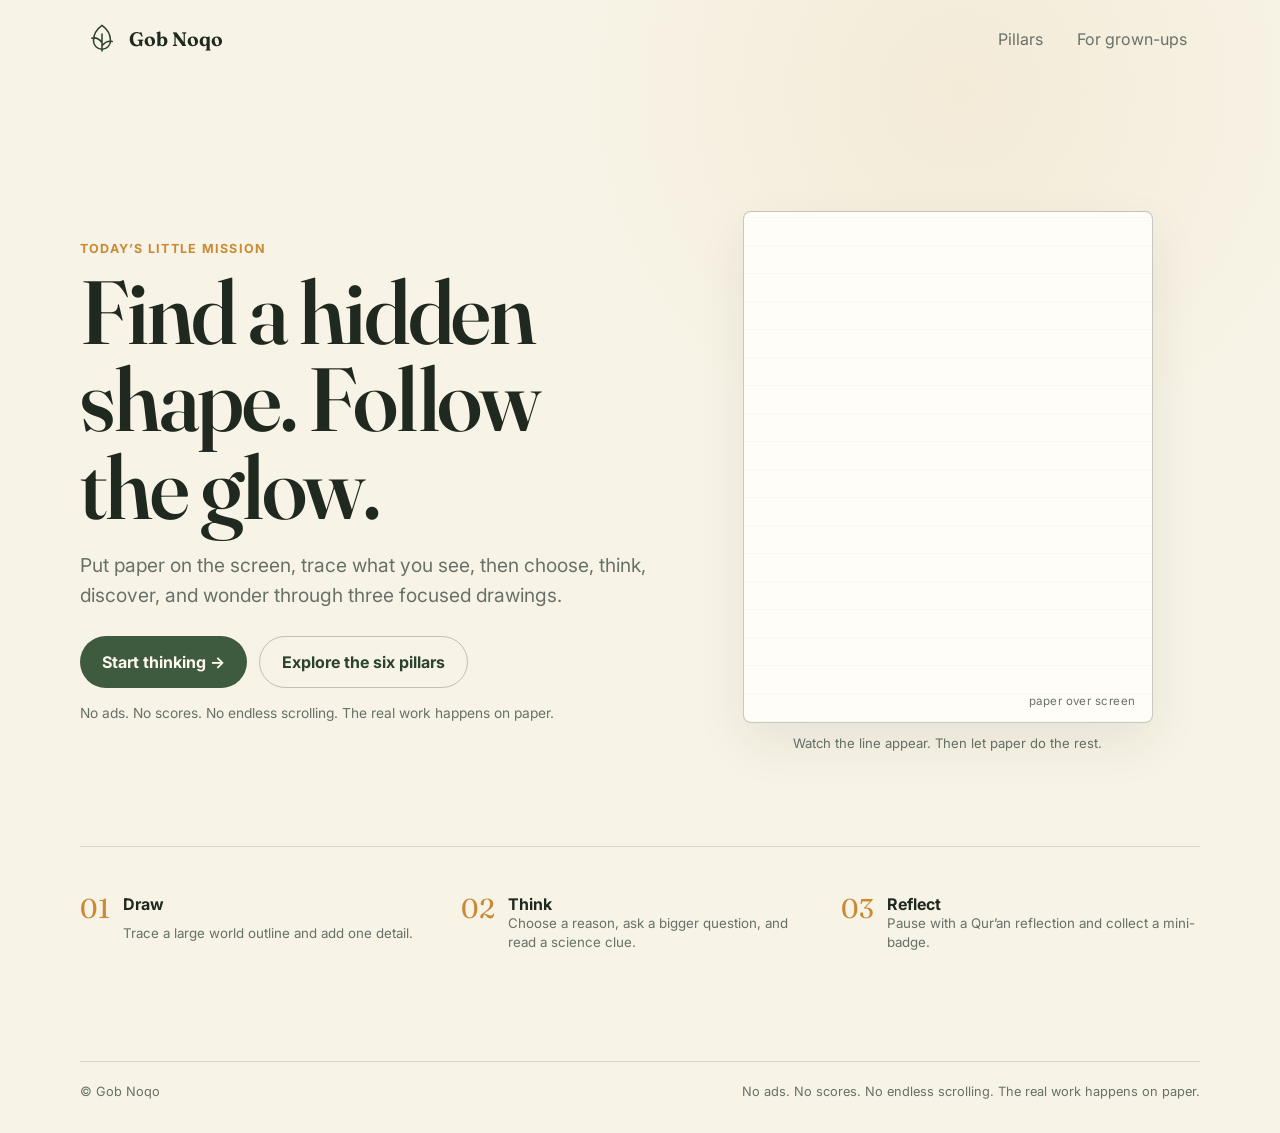
<file: index.html>
<!doctype html>
<html lang="en">
  <head>
    <meta charset="utf-8">
    <meta name="viewport" content="width=device-width, initial-scale=1">
    <meta name="theme-color" content="#f7f3e6">
    <meta name="description" content="Gob Noqo is a calm screen-to-paper thinking garden for children aged 6–12.">
    <title>Gob Noqo | A Screen-to-Paper Thinking Garden</title>
    <link rel="preconnect" href="https://fonts.googleapis.com">
    <link rel="preconnect" href="https://fonts.gstatic.com" crossorigin>
    <link href="https://fonts.googleapis.com/css2?family=Fraunces:opsz,wght@9..144,440;9..144,560;9..144,650&family=Inter:wght@400;500;600;700&display=swap" rel="stylesheet">
    <link rel="stylesheet" href="styles.css?v=20260712">
  </head>
  <body>
    <a class="skip-link" href="#app">Skip to activities</a>
    <div class="shell">
      <header class="topbar" aria-label="Gob Noqo navigation">
        <button class="brand" id="homeButton" type="button" aria-label="Go to the Gob Noqo home page">
          <svg class="brand-mark" viewBox="0 0 40 40" aria-hidden="true">
            <path d="M20 4c-7 5-10 11-10 18a10 10 0 0 0 20 0c0-7-3-13-10-18z"></path>
            <path d="M20 14v20M20 24c-4-5-8-6-12-5M20 28c4-5 8-6 12-5"></path>
          </svg>
          <span>Gob Noqo</span>
        </button>
        <nav class="top-nav" aria-label="Main links">
          <button id="pillarsButton" type="button">Pillars</button>
          <button id="aboutButton" type="button">For grown-ups</button>
        </nav>
      </header>

      <main id="app" tabindex="-1"></main>

      <footer class="footer">
        <span>© Gob Noqo</span>
        <span>No ads. No scores. No endless scrolling. The real work happens on paper.</span>
      </footer>
    </div>
    <script src="app.js?v=20260712"></script>
  </body>
</html>
</file>
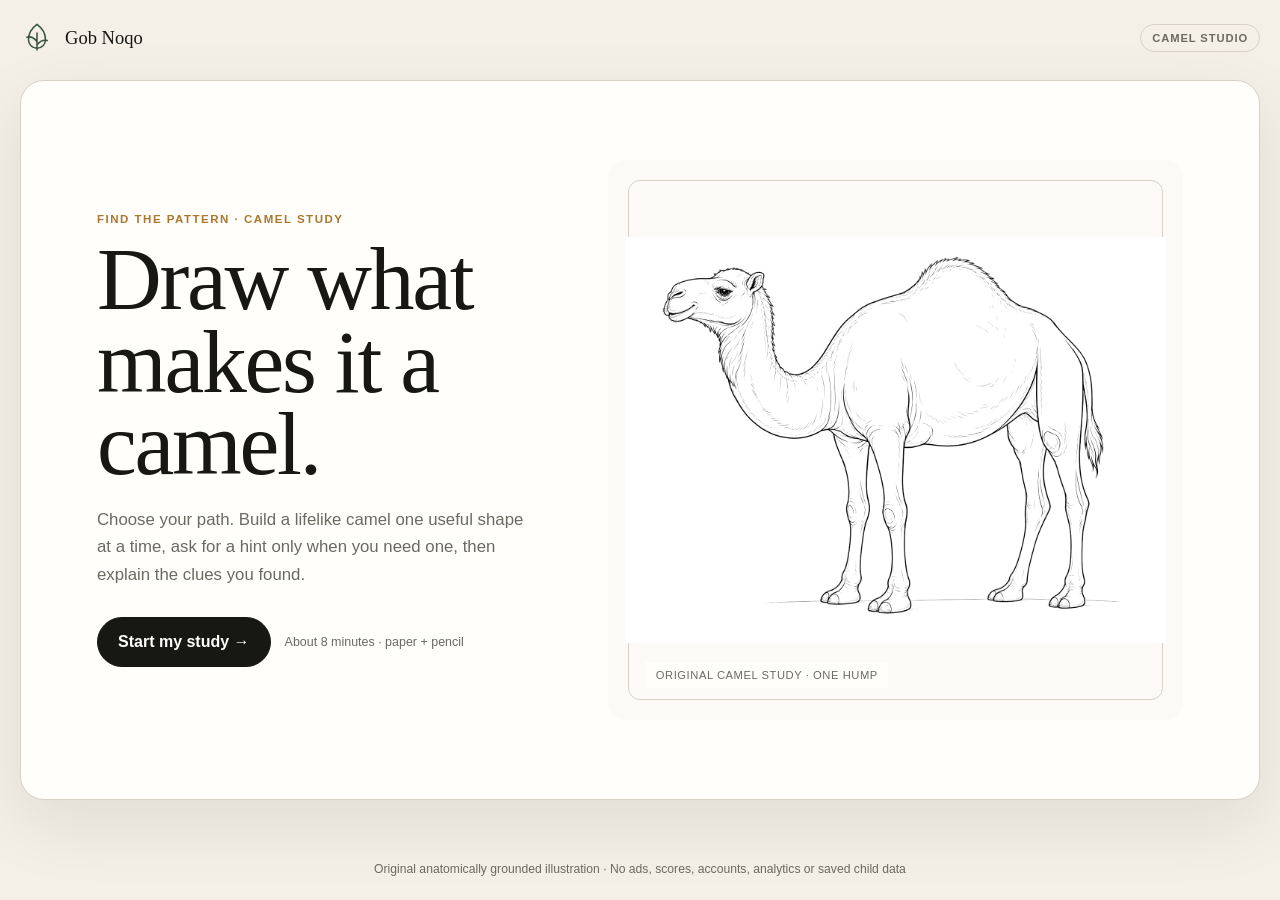
<file: camel-studio.html>
<!doctype html>
<html lang="en">
<head>
  <meta charset="utf-8">
  <meta name="viewport" content="width=device-width, initial-scale=1">
  <meta name="description" content="Gob Noqo Camel Studio: a realistic guided camel drawing with child-led science, reasoning and Qur’an reflection.">
  <title>Gob Noqo · Camel Studio</title>
  <style>
    :root{
      --paper:#f4f0e7;--sheet:#fffefa;--ink:#171713;--soft:#6c6961;
      --rule:#d8d2c6;--sand:#aa772d;--sand-soft:#f2e8d6;--shadow:0 24px 70px rgba(29,25,19,.09)
    }
    *{box-sizing:border-box}
    html{background:var(--paper);scroll-behavior:smooth}
    body{margin:0;min-height:100vh;color:var(--ink);background:var(--paper);font-family:Inter,ui-sans-serif,-apple-system,BlinkMacSystemFont,"Segoe UI",sans-serif}
    button,textarea{font:inherit;color:inherit}
    button{cursor:pointer}
    button:focus-visible,textarea:focus-visible{outline:3px solid var(--sand);outline-offset:3px}
    .app{width:min(1240px,calc(100% - 28px));margin:auto}
    header{min-height:76px;display:flex;align-items:center;justify-content:space-between;gap:16px}
    .brand{display:flex;align-items:center;gap:11px;color:inherit;font-family:Georgia,serif;font-size:1.16rem;text-decoration:none}
    .brand-mark{width:34px;height:34px;fill:none;stroke:#38533d;stroke-width:1.8;stroke-linecap:round;stroke-linejoin:round}
    .prototype{padding:7px 11px;border:1px solid var(--rule);border-radius:999px;color:var(--soft);font-size:.7rem;font-weight:750;letter-spacing:.08em;text-transform:uppercase}
    main{padding:4px 0 44px}
    .cover,.studio,.finish{min-height:720px;border:1px solid var(--rule);border-radius:24px;background:var(--sheet);box-shadow:var(--shadow)}
    .cover{padding:clamp(26px,6vw,76px);display:grid;grid-template-columns:.86fr 1.14fr;gap:clamp(28px,6vw,78px);align-items:center}
    .kicker{margin:0 0 13px;color:var(--sand);font-size:.72rem;font-weight:800;letter-spacing:.13em;text-transform:uppercase}
    h1,h2{margin:0;font-family:Georgia,serif;font-weight:500;letter-spacing:-.025em}
    h1{max-width:11ch;font-size:clamp(3.1rem,7vw,6.4rem);line-height:.92}
    h2{font-size:clamp(2rem,4vw,3.4rem);line-height:1}
    .lead{max-width:49ch;margin:20px 0 28px;color:var(--soft);font-size:1.05rem;line-height:1.65}
    .cover-actions{display:flex;align-items:center;flex-wrap:wrap;gap:14px}
    .primary,.quiet,.hint-button{min-height:50px;padding:0 20px;border-radius:999px;font-weight:750}
    .primary{border:1px solid var(--ink);background:var(--ink);color:white}
    .quiet{border:1px solid var(--rule);background:transparent}
    .note{color:var(--soft);font-size:.78rem}
    .portrait{position:relative;min-height:560px;display:grid;place-items:center;overflow:hidden;border-radius:18px;background:#fbfaf6}
    .portrait::before{content:"";position:absolute;inset:20px;border:1px solid var(--rule);border-radius:12px}
    .portrait img{position:relative;width:94%;max-height:560px;object-fit:contain;filter:contrast(1.06)}
    .camel *{vector-effect:non-scaling-stroke}
    .camel .outline,.camel .detail,.camel .ground{fill:none;stroke:var(--ink);stroke-linecap:round;stroke-linejoin:round}
    .camel .outline{stroke-width:3.2}
    .camel .detail{stroke-width:1.6}
    .camel .ground{stroke:var(--sand);stroke-width:1.5}
    .portrait-caption{position:absolute;left:38px;bottom:32px;padding:7px 10px;background:rgba(255,254,250,.92);color:var(--soft);font-size:.7rem;letter-spacing:.05em;text-transform:uppercase}
    .studio{display:none;grid-template-columns:238px minmax(0,1fr);overflow:hidden}
    .studio.active{display:grid}
    .rail{padding:28px 18px;border-right:1px solid var(--rule);background:#faf8f2}
    .rail .small{color:var(--sand);font-size:.68rem;font-weight:800;letter-spacing:.1em;text-transform:uppercase}
    .rail h2{margin:7px 0 8px;font-size:1.75rem}
    .rail p{margin:0;color:var(--soft);font-size:.86rem;line-height:1.45}
    .tasks{margin-top:26px;display:grid;gap:7px}
    .task{min-height:61px;padding:10px 9px;display:grid;grid-template-columns:34px 1fr 18px;align-items:center;gap:8px;border:1px solid transparent;border-radius:12px;background:transparent;text-align:left}
    .task .number{width:32px;height:32px;display:grid;place-items:center;border:1px solid var(--rule);border-radius:50%;font-size:.75rem;font-weight:800}
    .task strong{display:block;font-size:.88rem}.task small{color:var(--soft)}
    .task .check{opacity:0}.task.done .check{opacity:1}.task.current{border-color:var(--rule);background:var(--sheet)}
    .mode{margin-top:28px;padding-top:18px;border-top:1px solid var(--rule)}
    .mode label{display:block;margin-bottom:8px;color:var(--soft);font-size:.68rem;font-weight:800;letter-spacing:.08em;text-transform:uppercase}
    .mode-buttons{display:grid;grid-template-columns:repeat(3,1fr);gap:5px}
    .mode-buttons button{min-height:38px;padding:4px;border:1px solid var(--rule);border-radius:9px;background:transparent;font-size:.7rem;font-weight:750}
    .mode-buttons button.active{border-color:var(--ink);background:var(--ink);color:white}
    .page{position:relative;min-width:0;padding:clamp(24px,4.5vw,56px)}
    .page-section{display:none;min-height:610px}.page-section.active{display:flex;flex-direction:column;animation:enter .22s ease}
    @keyframes enter{from{opacity:0;transform:translateY(4px)}}
    .page-head{display:flex;justify-content:space-between;align-items:flex-start;gap:16px;margin-bottom:20px}
    .page-head h2{margin-bottom:9px}.page-head p{max-width:58ch;margin:0;color:var(--soft);line-height:1.55}
    .page-label{white-space:nowrap;padding:7px 10px;border:1px solid var(--rule);border-radius:999px;color:var(--soft);font-size:.7rem;font-weight:750}
    .drawing-grid{display:grid;grid-template-columns:minmax(0,1.35fr) minmax(250px,.65fr);gap:16px;flex:1}
    .lightbox{position:relative;min-height:465px;display:grid;place-items:center;overflow:hidden;border:1px solid var(--rule);border-radius:15px;background:#fff}
    .camel-reference{width:100%;height:100%;object-fit:contain;filter:contrast(1.08);transition:opacity .2s ease}
    .landmarks{position:absolute;inset:0;width:100%;height:100%;pointer-events:none}
    .landmarks [data-landmark]{opacity:0;transition:opacity .2s ease}
    .landmarks [data-landmark].now{opacity:1}
    .landmarks ellipse,.landmarks path{fill:none;stroke:var(--sand);stroke-width:5;stroke-dasharray:14 12;vector-effect:non-scaling-stroke}
    .lightbox.free .landmarks{opacity:0}.lightbox.guide-hidden .camel-reference{opacity:.06}
    .toolstrip{position:absolute;right:10px;bottom:10px;display:flex;gap:6px}
    .toolstrip button{min-height:36px;padding:0 10px;border:1px solid var(--rule);border-radius:999px;background:rgba(255,254,250,.94);font-size:.69rem;font-weight:750}
    .coach{padding:21px;display:flex;flex-direction:column;border:1px solid var(--rule);border-radius:15px;background:#faf8f2}
    .step-count{color:var(--sand);font-size:.68rem;font-weight:800;letter-spacing:.1em;text-transform:uppercase}
    .coach h3{margin:9px 0 8px;font-family:Georgia,serif;font-size:1.55rem;font-weight:500}
    .coach-copy{margin:0;color:var(--soft);line-height:1.52}
    .hint-button{width:100%;margin-top:17px;border:1px solid var(--rule);background:transparent;text-align:left}
    .hint{display:none;margin-top:8px;padding:13px;border-left:2px solid var(--sand);background:var(--sand-soft);font-size:.86rem;line-height:1.45}
    .hint.open{display:block}.hint strong{display:block;margin-bottom:3px}
    .step-nav{margin-top:auto;display:grid;grid-template-columns:1fr 1fr;gap:7px;padding-top:18px}
    .step-nav button{min-height:44px;border:1px solid var(--rule);border-radius:10px;background:var(--sheet);font-weight:750}
    .step-nav .next{border-color:var(--ink);background:var(--ink);color:white}
    .stamp{width:min(100%,420px);min-height:50px;margin:16px auto 0;border:1px solid var(--ink);border-radius:999px;background:var(--ink);color:white;font-weight:750}
    .stamp.done{background:var(--sand);border-color:var(--sand)}
    .feature-grid{display:grid;grid-template-columns:repeat(2,1fr);gap:10px;margin:8px 0 22px}
    .feature,.answer{padding:16px;border:1px solid var(--rule);border-radius:13px;background:transparent;text-align:left}
    .feature{min-height:98px}.feature b{display:block;margin-bottom:5px;font-family:Georgia,serif;font-size:1.18rem;font-weight:500}.feature span{color:var(--soft);font-size:.88rem;line-height:1.4}
    .feature.selected{border-color:var(--sand);background:var(--sand-soft)}
    .prompt{padding:17px;border-left:2px solid var(--sand);background:#faf8f2;line-height:1.5}
    textarea{width:100%;min-height:105px;margin:10px 0 16px;padding:14px;border:1px solid var(--rule);border-radius:12px;background:#fff;resize:vertical}
    .answers{display:grid;gap:8px;margin:10px 0 16px}.answer.correct{border-color:var(--ink);background:#efeee9}.answer.wrong{opacity:.52}
    .feedback{display:none;padding:15px;border-left:2px solid var(--ink);background:#efeee9;line-height:1.5}.feedback.show{display:block}
    .science{display:grid;grid-template-columns:1fr 1fr;gap:12px;margin:8px 0 22px}
    .science article{padding:20px;border:1px solid var(--rule);border-radius:13px}.science span{color:var(--sand);font-size:.68rem;font-weight:800;letter-spacing:.1em;text-transform:uppercase}.science p{margin:8px 0 0;line-height:1.55}
    .quran{padding:24px;border:1px solid var(--rule);border-radius:13px;background:#faf8f2;text-align:center}.quran span{color:var(--sand);font-size:.68rem;font-weight:800;letter-spacing:.1em;text-transform:uppercase}.quran p{max-width:38ch;margin:12px auto 7px;font-family:Georgia,serif;font-size:1.3rem;line-height:1.45}.quran .arabic{max-width:none;margin:14px auto 8px;font-family:"Geeza Pro","Noto Naskh Arabic",serif;font-size:clamp(1.75rem,4vw,2.5rem);line-height:1.65;direction:rtl}.quran .translation{margin-top:4px;font-family:Georgia,serif;font-size:1.12rem}.quran .meaning{display:block;margin:0 auto 14px;color:var(--soft);font-size:.72rem;letter-spacing:0;text-transform:none}
    .finish{display:none;padding:clamp(30px,8vw,90px);place-items:center;text-align:center}.finish.active{display:grid}.finish h1{margin:auto}.finish .lead{margin-inline:auto}.seal{width:100px;height:100px;margin:0 auto 22px;display:grid;place-items:center;border:1px solid var(--ink);border-radius:50%;font-size:2.6rem}
    footer{padding:18px;color:var(--soft);font-size:.76rem;text-align:center}
    @media(max-width:900px){.cover{grid-template-columns:1fr}.portrait{min-height:430px;order:-1}.studio.active{grid-template-columns:1fr}.rail{border-right:0;border-bottom:1px solid var(--rule)}.rail p,.mode{display:none}.tasks{grid-template-columns:repeat(4,1fr);margin-top:16px}.task{grid-template-columns:1fr;justify-items:center;text-align:center}.task small,.task .check{display:none}.drawing-grid{grid-template-columns:1fr}.lightbox{min-height:390px}}
    @media(max-width:560px){.app{width:min(100% - 16px,1240px)}header{min-height:62px}.prototype{display:none}.cover,.studio,.finish{border-radius:17px}.cover{padding:24px 16px}.portrait{min-height:330px}.portrait::before{inset:10px}.portrait-caption{left:22px;bottom:18px}h1{font-size:3.2rem}.tasks{grid-template-columns:repeat(2,1fr)}.page{padding:25px 14px}.page-head{display:block}.page-label{display:inline-block;margin-bottom:12px}.feature-grid,.science{grid-template-columns:1fr}.lightbox{min-height:310px}.coach{padding:17px}}
    @media(prefers-reduced-motion:reduce){.page-section.active{animation:none}.camel-reference,.landmarks [data-landmark]{transition:none}}
    @media print{header,.rail,.page-head,.coach,.toolstrip,.stamp,footer{display:none!important}.studio,.studio.active{display:block!important;border:0;box-shadow:none}.page{padding:0}.page-section{display:none!important}.page-section#draw{display:block!important}.drawing-grid{display:block}.lightbox{min-height:95vh;border:0}.landmarks{display:none}.camel-reference{opacity:1!important}}
  </style>
</head>
<body>
  <div class="app">
    <header><a class="brand" href="index.html#home" aria-label="Return to Gob Noqo home"><svg class="brand-mark" viewBox="0 0 40 40" aria-hidden="true"><path d="M20 4c-7 5-10 11-10 18a10 10 0 0 0 20 0c0-7-3-13-10-18z"></path><path d="M20 14v20M20 24c-4-5-8-6-12-5M20 28c4-5 8-6 12-5"></path></svg><span>Gob Noqo</span></a><span class="prototype">Camel Studio</span></header>
    <main>
      <section class="cover" id="cover">
        <div>
          <p class="kicker">Find the Pattern · Camel study</p>
          <h1>Draw what makes it a camel.</h1>
          <p class="lead">Choose your path. Build a lifelike camel one useful shape at a time, ask for a hint only when you need one, then explain the clues you found.</p>
          <div class="cover-actions"><button class="primary" id="start" type="button">Start my study →</button><span class="note">About 8 minutes · paper + pencil</span></div>
        </div>
        <div class="portrait">
          <img src="assets/dromedary-study-v2.png" alt="Original anatomically grounded line drawing of a one-hump camel">
          <span class="portrait-caption">Original camel study · one hump</span>
        </div>
      </section>

      <section class="studio" id="studio">
        <aside class="rail">
          <span class="small">Your camel study</span><h2>Choose a page.</h2><p>Start anywhere. A tick means your paper work is complete.</p>
          <div class="tasks">
            <button class="task current" data-page="draw" type="button"><span class="number">01</span><span><strong>Draw</strong><small>Build the animal</small></span><span class="check">✓</span></button>
            <button class="task" data-page="notice" type="button"><span class="number">02</span><span><strong>Notice</strong><small>Collect evidence</small></span><span class="check">✓</span></button>
            <button class="task" data-page="reason" type="button"><span class="number">03</span><span><strong>Reason</strong><small>Explain a clue</small></span><span class="check">✓</span></button>
            <button class="task" data-page="wonder" type="button"><span class="number">04</span><span><strong>Wonder</strong><small>Science + tafakkur</small></span><span class="check">✓</span></button>
          </div>
          <div class="mode"><label>How will you draw?</label><div class="mode-buttons"><button class="active" data-mode="Trace" type="button">Trace</button><button data-mode="Copy" type="button">Copy</button><button data-mode="Print" type="button">Print</button></div></div>
        </aside>
        <div class="page">
          <section class="page-section active" id="draw">
            <div class="page-head"><div><p class="kicker">Page 1 · Drawing studio</p><h2>Build it from six landmarks.</h2><p id="modeInstruction">Place paper gently over the screen. Trace only the highlighted lines, then move to the next landmark.</p></div><span class="page-label" id="modeLabel">Trace mode</span></div>
            <div class="drawing-grid">
              <div class="lightbox" id="lightbox">
                <img class="camel-reference" src="assets/dromedary-study-v2.png" alt="Original lifelike camel line drawing used as a trace or copy guide">
                <svg class="landmarks" viewBox="0 0 1448 1086" aria-hidden="true">
                  <g data-landmark="1"><ellipse cx="930" cy="390" rx="365" ry="265"/></g>
                  <g data-landmark="2"><ellipse cx="335" cy="315" rx="235" ry="255"/></g>
                  <g data-landmark="3"><ellipse cx="840" cy="795" rx="400" ry="250"/></g>
                  <g data-landmark="4"><ellipse cx="840" cy="945" rx="390" ry="90"/><ellipse cx="1238" cy="545" rx="75" ry="150"/></g>
                  <g data-landmark="5"><ellipse cx="760" cy="450" rx="515" ry="310"/></g>
                  <g data-landmark="6"><path d="M350 995c235 20 468 20 700 0"/></g>
                </svg>
                <div class="toolstrip"><button id="allLines" type="button">Clean outline</button><button id="hideGuide" type="button">Hide guide</button></div>
              </div>
              <aside class="coach">
                <span class="step-count">Landmark <b id="stepNumber">1</b> of 6</span><h3 id="stepTitle">Back, hump and belly</h3><p class="coach-copy" id="stepCopy">Follow the back into one tall hump. Curve down through the hips, then return along the belly.</p>
                <button class="hint-button" id="hintButton" aria-expanded="false" type="button">I’m stuck — show a hint</button><div class="hint" id="hint"><strong id="hintTitle">Find the biggest shape.</strong><span id="hintCopy">Imagine a soft hill sitting above a long, shallow bowl.</span></div>
                <div class="step-nav"><button id="previousStep" type="button">← Back</button><button class="next" id="nextStep" type="button">Next →</button></div>
              </aside>
            </div>
            <button class="stamp" data-stamp="draw" type="button">My drawing is on paper ✓</button>
          </section>

          <section class="page-section" id="notice">
            <div class="page-head"><div><p class="kicker">Page 2 · Look closely</p><h2>Which details are strong evidence?</h2><p>Select three features that help a scientist identify or understand this animal.</p></div><span class="page-label">Choose 3</span></div>
            <div class="feature-grid">
              <button class="feature" type="button"><b>One hump</b><span>A camel stores fat there for energy.</span></button>
              <button class="feature" type="button"><b>Broad padded feet</b><span>They spread weight over loose sand.</span></button>
              <button class="feature" type="button"><b>Long, jointed legs</b><span>They lift the body away from hot ground.</span></button>
              <button class="feature" type="button"><b>Long curved neck</b><span>It helps reach plants at different heights.</span></button>
            </div>
            <p class="prompt"><strong>On your paper:</strong> circle your strongest clue and finish, “I recognise a camel because…”</p>
            <button class="stamp" data-stamp="notice" type="button" disabled>Select 3 clues</button>
          </section>

          <section class="page-section" id="reason">
            <div class="page-head"><div><p class="kicker">Page 3 · Reason with evidence</p><h2>What is the strongest explanation?</h2><p>Say your own idea first. Then compare it with the three choices.</p></div><span class="page-label">Evidence first</span></div>
            <label for="ownIdea"><strong>My idea (optional — it stays on this device only):</strong></label><textarea id="ownIdea" placeholder="The camel's wide foot helps on sand because…"></textarea>
            <div class="answers"><button class="answer" data-answer="correct" type="button">A broad padded foot spreads the camel’s weight, so it sinks less into soft sand.</button><button class="answer" data-answer="wrong" type="button">The foot is broad because camels are large animals.</button><button class="answer" data-answer="wrong" type="button">The foot is broad because sand is yellow and warm.</button></div>
            <div class="feedback" id="feedback"><strong id="feedbackTitle"></strong><br>The strongest answer connects the foot’s shape to what it does on loose ground.</div>
            <button class="stamp" data-stamp="reason" type="button" disabled>Choose an explanation</button>
          </section>

          <section class="page-section" id="wonder">
            <div class="page-head"><div><p class="kicker">Page 4 · Science and tafakkur</p><h2>Connect what you saw.</h2><p>Use the drawing as evidence, then leave with a question of your own.</p></div><span class="page-label">Wonder deeply</span></div>
            <div class="science"><article><span>Science clue</span><p>A camel’s hump stores fat, not water. That stored energy can help when food is scarce.</p></article><article><span>Transfer challenge</span><p>If an animal lived on icy rock instead of sand, which kind of foot might help it move safely? Explain why.</p></article></div>
            <div class="quran"><span>Qur’an reflection · 88:17</span><p class="arabic" lang="ar" dir="rtl">أَفَلَا يَنظُرُونَ إِلَى ٱلْإِبِلِ كَيْفَ خُلِقَتْ</p><p class="translation">“Do they not look at the camel—how it was created?”</p><small class="meaning">Plain English meaning</small><strong>Which useful detail makes you wonder most?</strong></div>
            <p class="prompt"><strong>On your paper:</strong> write or draw one question you would ask a camel scientist.</p>
            <button class="stamp" data-stamp="wonder" type="button">My wonder is on paper ✓</button>
          </section>
        </div>
      </section>

      <section class="finish" id="finish"><div><div class="seal">🐪</div><p class="kicker">Camel study complete</p><h1>You drew what you noticed.</h1><p class="lead">Your page now holds lifelike landmarks, scientific evidence, a reason and a question worth carrying forward.</p><div class="cover-actions" style="justify-content:center"><a class="primary" href="index.html#pillar/find-the-pattern" style="display:inline-grid;place-items:center;text-decoration:none">Return to the Pattern Gate →</a><button class="quiet" id="reopen" type="button">Reopen my study</button></div></div></section>
    </main>
    <footer>Original anatomically grounded illustration · No ads, scores, accounts, analytics or saved child data</footer>
  </div>
  <script>
    const completed=new Set();let currentPage="draw";let step=1;
    const steps=[
      ["Back, hump and belly","Follow the back into one tall hump. Curve down through the hips, then return along the belly.","Find the biggest shape.","Imagine a soft hill sitting above a long, shallow bowl."],
      ["Neck, head and face","Travel up the long neck. Shape the narrow muzzle, then add two ears, one eye and the mouth.","Start where the chest rises.","Use two long curved lines for the neck. Keep the head much smaller than the body."],
      ["Four jointed legs","Draw each leg in two long sections with a small knee between them.","Look for the bends.","The front and back legs do not bend in exactly the same place. Copy one leg at a time."],
      ["Feet and tail","Finish each leg with a broad padded foot. Add the thin tail behind the body.","Make the feet wider than the ankles.","A camel foot spreads on sand. Draw a gentle flat base rather than a horse hoof."],
      ["Folds and body clues","Add a few light folds where the neck, chest and legs bend. These lines explain the form.","Less is enough.","Choose only three or four short curves. They should follow the direction of the body."],
      ["Ground and your mark","Add a soft ground line, then invent one small desert detail of your own.","Keep the camel as the hero.","Try a pebble, small plant, footprint or far-away dune—not a busy background."]
    ];
    const modeText={Trace:"Place paper gently over the screen. Trace only the highlighted lines, then move to the next landmark.",Copy:"Put paper beside the screen. Study the highlighted landmark, draw it, then move to the next one.",Print:"Print the full outline, then complete the study away from the screen."};
    function openPage(id){currentPage=id;document.querySelectorAll(".page-section").forEach(p=>p.classList.toggle("active",p.id===id));document.querySelectorAll(".task").forEach(t=>t.classList.toggle("current",t.dataset.page===id));window.scrollTo({top:0,behavior:"smooth"})}
    function updateStep(){document.querySelectorAll("[data-landmark]").forEach(g=>{const n=Number(g.dataset.landmark);g.classList.toggle("now",n===step)});const copy=steps[step-1];document.querySelector("#stepNumber").textContent=step;document.querySelector("#stepTitle").textContent=copy[0];document.querySelector("#stepCopy").textContent=copy[1];document.querySelector("#hintTitle").textContent=copy[2];document.querySelector("#hintCopy").textContent=copy[3];document.querySelector("#previousStep").disabled=step===1;document.querySelector("#nextStep").disabled=step===6;document.querySelector("#hint").classList.remove("open");document.querySelector("#hintButton").setAttribute("aria-expanded","false");document.querySelector("#hintButton").textContent="I’m stuck — show a hint"}
    function markDone(id){completed.add(id);document.querySelector(`[data-page="${id}"]`).classList.add("done");const button=document.querySelector(`[data-stamp="${id}"]`);button.classList.add("done");button.textContent="Page complete ✓";if(completed.size===4){setTimeout(()=>{document.querySelector("#studio").classList.remove("active");document.querySelector("#finish").classList.add("active");window.scrollTo({top:0,behavior:"smooth"})},300);return}const next=["draw","notice","reason","wonder"].find(x=>!completed.has(x));setTimeout(()=>openPage(next),220)}
    document.querySelector("#start").addEventListener("click",()=>{document.querySelector("#cover").style.display="none";document.querySelector("#studio").classList.add("active");updateStep()});
    document.querySelectorAll("[data-page]").forEach(b=>b.addEventListener("click",()=>openPage(b.dataset.page)));
    document.querySelectorAll("[data-mode]").forEach(b=>b.addEventListener("click",()=>{document.querySelectorAll("[data-mode]").forEach(x=>x.classList.toggle("active",x===b));document.querySelector("#modeLabel").textContent=b.dataset.mode+" mode";document.querySelector("#modeInstruction").textContent=modeText[b.dataset.mode];if(b.dataset.mode==="Print")window.print()}));
    document.querySelector("#previousStep").addEventListener("click",()=>{step=Math.max(1,step-1);updateStep()});document.querySelector("#nextStep").addEventListener("click",()=>{step=Math.min(6,step+1);updateStep()});
    document.querySelector("#hintButton").addEventListener("click",e=>{const open=document.querySelector("#hint").classList.toggle("open");e.currentTarget.setAttribute("aria-expanded",String(open));e.currentTarget.textContent=open?"Hide hint":"I’m stuck — show a hint"});
    document.querySelector("#allLines").addEventListener("click",e=>{const full=document.querySelector("#lightbox").classList.toggle("free");e.currentTarget.textContent=full?"Show landmark":"Clean outline"});
    document.querySelector("#hideGuide").addEventListener("click",e=>{const hidden=document.querySelector("#lightbox").classList.toggle("guide-hidden");e.currentTarget.textContent=hidden?"Show guide":"Hide guide"});
    let selected=0;document.querySelectorAll(".feature").forEach(b=>b.addEventListener("click",()=>{b.classList.toggle("selected");selected=document.querySelectorAll(".feature.selected").length;const done=document.querySelector('[data-stamp="notice"]');done.disabled=selected<3;done.textContent=selected<3?`Select ${3-selected} more clue${3-selected===1?"":"s"}`:"My evidence is on paper ✓"}));
    document.querySelectorAll("[data-answer]").forEach(b=>b.addEventListener("click",()=>{document.querySelectorAll("[data-answer]").forEach(x=>{x.disabled=true;x.classList.toggle("correct",x.dataset.answer==="correct");x.classList.toggle("wrong",x===b&&b.dataset.answer==="wrong")});document.querySelector("#feedbackTitle").textContent=b.dataset.answer==="correct"?"Strong explanation.":"Useful try—now compare the cause and effect.";document.querySelector("#feedback").classList.add("show");const done=document.querySelector('[data-stamp="reason"]');done.disabled=false;done.textContent="My explanation is on paper ✓"}));
    document.querySelectorAll("[data-stamp]").forEach(b=>b.addEventListener("click",()=>markDone(b.dataset.stamp)));
    document.querySelector("#reopen").addEventListener("click",()=>{document.querySelector("#finish").classList.remove("active");document.querySelector("#studio").classList.add("active");openPage("draw")});
    updateStep();
  </script>
</body>
</html>
</file>
<file: styles.css>
:root {
  --paper: #f7f3e6;
  --paper-deep: #efe8d6;
  --card: #fffdf7;
  --ink: #20291f;
  --muted: #687168;
  --leaf: #3e5a3f;
  --leaf-deep: #2c4230;
  --sun: #c98a33;
  --line: rgba(32, 41, 31, 0.14);
  --line-strong: rgba(32, 41, 31, 0.25);
  --shadow: 0 20px 50px rgba(32, 41, 31, 0.08);
  --radius: 18px;
}

* { box-sizing: border-box; }

html { min-height: 100%; background: var(--paper); scroll-behavior: smooth; }

body {
  min-height: 100%;
  margin: 0;
  color: var(--ink);
  background:
    radial-gradient(circle at 75% 8%, rgba(201, 138, 51, 0.08), transparent 24rem),
    var(--paper);
  font-family: "Inter", -apple-system, BlinkMacSystemFont, "Segoe UI", sans-serif;
  -webkit-font-smoothing: antialiased;
}

button, a { color: inherit; font: inherit; }
button { cursor: pointer; }

:focus-visible {
  outline: 3px solid color-mix(in srgb, var(--accent, var(--leaf)) 70%, white);
  outline-offset: 3px;
}

.skip-link {
  position: fixed;
  z-index: 100;
  top: 8px;
  left: 8px;
  padding: 10px 14px;
  border-radius: 8px;
  background: var(--ink);
  color: white;
  transform: translateY(-150%);
}
.skip-link:focus { transform: none; }

.shell { min-height: 100vh; display: flex; flex-direction: column; }

.topbar, main, .footer {
  width: min(1120px, calc(100% - 40px));
  margin-inline: auto;
}

.topbar {
  min-height: 78px;
  display: flex;
  align-items: center;
  justify-content: space-between;
  gap: 18px;
}

.brand, .top-nav button {
  border: 0;
  background: transparent;
}

.brand {
  display: inline-flex;
  align-items: center;
  gap: 10px;
  padding: 5px;
  font-family: "Fraunces", Georgia, serif;
  font-size: 1.22rem;
  font-weight: 650;
}

.brand-mark { width: 34px; height: 34px; fill: none; stroke: var(--leaf-deep); stroke-width: 1.8; stroke-linecap: round; stroke-linejoin: round; }

.top-nav { display: flex; gap: 8px; }
.top-nav button { min-height: 42px; padding: 0 13px; border-bottom: 1px solid transparent; color: var(--muted); }
.top-nav button:hover { color: var(--ink); border-color: var(--line-strong); }

main { flex: 1; }
main:focus { outline: none; }

h1, h2, h3, p { margin-top: 0; }
h1, h2, h3 { font-family: "Fraunces", Georgia, serif; }

.eyebrow {
  margin-bottom: 12px;
  color: var(--accent, var(--sun));
  font-size: 0.78rem;
  font-weight: 700;
  letter-spacing: 0.1em;
  text-transform: uppercase;
}

.landing { padding: 38px 0 64px; }

.hero {
  min-height: calc(100svh - 170px);
  display: grid;
  grid-template-columns: minmax(0, 1.06fr) minmax(300px, 0.94fr);
  align-items: center;
  gap: 46px;
}

.hero-copy h1 {
  max-width: 11ch;
  margin-bottom: 20px;
  font-size: clamp(3rem, 7vw, 5.7rem);
  font-weight: 560;
  line-height: 0.98;
  letter-spacing: -0.025em;
}

.lead {
  max-width: 50ch;
  margin-bottom: 26px;
  color: var(--muted);
  font-size: clamp(1.05rem, 2vw, 1.2rem);
  line-height: 1.55;
}

.actions { display: flex; flex-wrap: wrap; gap: 12px; align-items: center; }

.primary, .secondary, .quiet-action, .option, .pillar-card, .example-card, .back-link {
  border: 0;
  -webkit-tap-highlight-color: transparent;
}

.primary, .secondary {
  min-height: 52px;
  padding: 0 22px;
  display: inline-flex;
  align-items: center;
  justify-content: center;
  border-radius: 999px;
  font-weight: 700;
}

.primary { background: var(--accent, var(--leaf)); color: #fffaf0; }
.primary:hover { filter: brightness(0.93); transform: translateY(-1px); }
.primary:disabled { opacity: 0.42; cursor: not-allowed; transform: none; }
.secondary { border: 1px solid var(--line-strong); background: transparent; color: var(--leaf-deep); }
.secondary:hover { background: rgba(255, 255, 255, 0.45); }

.trust { margin: 17px 0 0; color: var(--muted); font-size: 0.86rem; }

.paper-stage { max-width: 410px; width: 100%; justify-self: center; }
.paper-sheet {
  position: relative;
  aspect-ratio: 4 / 5;
  overflow: hidden;
  display: grid;
  place-items: center;
  border: 1px solid var(--line-strong);
  border-radius: 8px;
  background:
    repeating-linear-gradient(0deg, rgba(32, 41, 31, 0.025) 0 1px, transparent 1px 28px),
    var(--card);
  box-shadow: var(--shadow);
}
.paper-sheet::after { content: "paper over screen"; position: absolute; right: 16px; bottom: 14px; color: var(--muted); font-size: 0.72rem; letter-spacing: 0.04em; }
.paper-sheet svg { width: 76%; fill: none; stroke: var(--leaf-deep); stroke-width: 2.6; stroke-linecap: round; stroke-linejoin: round; }
.paper-stage figcaption { margin-top: 12px; color: var(--muted); text-align: center; font-size: 0.82rem; }

.how-it-works {
  padding: 44px 0;
  display: grid;
  grid-template-columns: repeat(3, 1fr);
  gap: 22px;
  border-top: 1px solid var(--line);
}
.step { display: grid; grid-template-columns: auto 1fr; column-gap: 13px; }
.step span { grid-row: 1 / 3; color: var(--sun); font-family: "Fraunces", serif; font-size: 1.7rem; }
.step strong { margin-top: 3px; }
.step small { color: var(--muted); line-height: 1.45; }

.section { padding: 48px 0 64px; }
.section-heading { max-width: 700px; margin-bottom: 28px; }
.section-heading h1, .section-heading h2 { margin-bottom: 10px; font-size: clamp(2.3rem, 5vw, 4rem); font-weight: 560; line-height: 1; }
.section-heading p:last-child { max-width: 58ch; margin-bottom: 0; color: var(--muted); line-height: 1.55; }

.pillar-grid { display: grid; grid-template-columns: repeat(3, 1fr); gap: 14px; }
.pillar-card {
  min-height: 240px;
  padding: 22px;
  display: grid;
  grid-template-rows: auto 1fr auto;
  gap: 20px;
  border: 1px solid var(--line);
  border-radius: var(--radius);
  background: linear-gradient(145deg, color-mix(in srgb, var(--accent) 10%, var(--card)), var(--card) 68%);
  text-align: left;
  box-shadow: 0 12px 30px rgba(32, 41, 31, 0.05);
}
.pillar-card:hover { border-color: var(--accent); transform: translateY(-3px); box-shadow: var(--shadow); }
.pillar-top { display: flex; justify-content: space-between; align-items: start; }
.pillar-icon { width: 54px; height: 54px; display: grid; place-items: center; border-radius: 50%; background: color-mix(in srgb, var(--accent) 20%, white); font-size: 1.75rem; }
.count { color: var(--muted); font-size: 0.75rem; font-weight: 700; text-transform: uppercase; letter-spacing: 0.05em; }
.pillar-card h2 { margin-bottom: 7px; font-size: 1.55rem; }
.pillar-card p { margin-bottom: 0; color: var(--muted); line-height: 1.45; }
.open-label { color: color-mix(in srgb, var(--accent) 75%, var(--ink)); font-weight: 700; }

.pillar-hero { display: grid; grid-template-columns: auto 1fr; gap: 18px; align-items: center; }
.pillar-hero .pillar-icon { width: 72px; height: 72px; font-size: 2.2rem; }
.pillar-hero h1 { margin-bottom: 6px; }
.pillar-meta { margin-bottom: 0; color: var(--muted); font-size: 0.92rem; }
.example-grid { display: grid; grid-template-columns: repeat(3, 1fr); gap: 14px; }
.example-card {
  min-height: 230px;
  padding: 20px;
  display: grid;
  grid-template-rows: auto 1fr auto;
  gap: 14px;
  border: 1px solid var(--line);
  border-radius: 14px;
  background: var(--card);
  text-align: left;
}
.example-card:hover { border-color: var(--accent); transform: translateY(-2px); box-shadow: 0 12px 30px rgba(32, 41, 31, 0.07); }
.example-head { display: flex; align-items: center; justify-content: space-between; gap: 10px; }
.example-icon { font-size: 1.7rem; }
.nature-tag { padding: 5px 8px; border-radius: 999px; background: color-mix(in srgb, var(--accent) 14%, var(--paper)); color: color-mix(in srgb, var(--accent) 74%, var(--ink)); font-size: 0.7rem; font-weight: 700; text-transform: uppercase; letter-spacing: 0.04em; }
.example-card h2 { margin-bottom: 7px; font-size: 1.35rem; }
.example-card p { margin-bottom: 0; color: var(--muted); line-height: 1.42; }
.example-open { color: var(--accent); font-weight: 700; }

.activity { padding: 12px 0 40px; }
.activity-bar { min-height: 64px; display: flex; align-items: center; justify-content: space-between; gap: 14px; }
.back-link, .quiet-action { min-height: 42px; padding: 0 14px; border: 1px solid var(--line); border-radius: 999px; background: rgba(255, 253, 247, 0.68); }
.back-link:hover, .quiet-action:hover { border-color: var(--line-strong); }
.activity-name { min-width: 0; text-align: center; }
.activity-name strong { display: block; font-family: "Fraunces", serif; font-size: 1.1rem; }
.activity-name small { color: var(--muted); }

.activity-layout { min-height: calc(100svh - 185px); display: grid; grid-template-columns: minmax(0, 1fr) 350px; gap: 18px; }
.trace-board {
  position: relative;
  min-height: 610px;
  overflow: hidden;
  display: grid;
  place-items: center;
  border: 1px solid var(--line);
  border-radius: var(--radius);
  background: #fffefa;
  box-shadow: var(--shadow);
}
.trace-board::before { content: ""; position: absolute; inset: 12px; border: 1px dashed rgba(32, 41, 31, 0.12); border-radius: 12px; pointer-events: none; }
.trace-board svg { width: min(90%, 760px); max-height: 76vh; }
.trace-line { fill: none; stroke: var(--ink); stroke-width: 6; stroke-linecap: round; stroke-linejoin: round; }
.trace-thin { fill: none; stroke: var(--ink); stroke-width: 3; stroke-linecap: round; stroke-linejoin: round; }
.trace-shape { fill: color-mix(in srgb, var(--accent) 8%, white); stroke: var(--ink); stroke-width: 5; stroke-linecap: round; stroke-linejoin: round; }
.trace-dash { fill: none; stroke: var(--accent); stroke-width: 5; stroke-dasharray: 10 10; stroke-linecap: round; }

.activity-panel {
  padding: 24px;
  display: grid;
  grid-template-rows: auto auto 1fr auto;
  gap: 20px;
  border: 1px solid var(--line);
  border-radius: var(--radius);
  background: rgba(255, 253, 247, 0.82);
}
.progress { display: grid; grid-template-columns: repeat(4, 1fr); gap: 7px; }
.progress span { height: 6px; border-radius: 999px; background: var(--line); }
.progress span.active { background: var(--accent); }
.stage-label { width: fit-content; margin-bottom: 10px; padding: 6px 9px; border-radius: 999px; background: color-mix(in srgb, var(--accent) 15%, white); color: color-mix(in srgb, var(--accent) 75%, var(--ink)); font-size: 0.73rem; font-weight: 700; letter-spacing: 0.06em; text-transform: uppercase; }
.activity-panel h1 { margin-bottom: 9px; font-size: 2.1rem; font-weight: 560; line-height: 1.05; }
.stage-copy { color: var(--muted); font-size: 1.02rem; line-height: 1.5; }
.tip { padding: 13px 14px; border-left: 3px solid var(--accent); border-radius: 0 10px 10px 0; background: color-mix(in srgb, var(--accent) 8%, white); font-size: 0.88rem; line-height: 1.45; }
.options { display: grid; gap: 9px; }
.option { min-height: 50px; padding: 11px 13px; border: 1px solid var(--line-strong); border-radius: 10px; background: white; text-align: left; line-height: 1.3; }
.option:hover { border-color: var(--accent); }
.option.selected { border-color: var(--accent); background: color-mix(in srgb, var(--accent) 12%, white); }
.option.correct { border-color: var(--leaf); background: color-mix(in srgb, var(--leaf) 13%, white); }
.feedback { margin: 12px 0 0; padding: 12px; border-radius: 10px; background: rgba(32, 41, 31, 0.05); line-height: 1.4; }
.panel-actions { display: grid; gap: 9px; }
.panel-actions .secondary { width: 100%; }

.focus-mode .topbar, .focus-mode .footer, .focus-mode .activity-bar, .focus-mode .activity-panel { display: none; }
.focus-mode main { width: 100%; }
.focus-mode .activity { padding: 0; }
.focus-mode .activity-layout { min-height: 100svh; display: block; }
.focus-mode .trace-board { min-height: 100svh; border: 0; border-radius: 0; box-shadow: none; }
.focus-exit { display: none; }
.focus-mode .focus-exit { position: fixed; z-index: 5; right: 16px; bottom: 16px; display: inline-flex; min-height: 48px; padding: 0 18px; align-items: center; border: 1px solid var(--line-strong); border-radius: 999px; background: rgba(247, 243, 230, 0.9); font-weight: 700; backdrop-filter: blur(8px); }

.grownups { max-width: 820px; }
.grownups details { border-top: 1px solid var(--line); }
.grownups details:last-of-type { border-bottom: 1px solid var(--line); }
.grownups summary { min-height: 66px; display: flex; align-items: center; justify-content: space-between; gap: 14px; cursor: pointer; font-weight: 700; }
.grownups details p { max-width: 68ch; padding: 0 0 20px; color: var(--muted); line-height: 1.6; }

.footer { padding: 22px 0 34px; display: flex; flex-wrap: wrap; justify-content: space-between; gap: 12px; border-top: 1px solid var(--line); color: var(--muted); font-size: 0.8rem; }

@media (max-width: 900px) {
  .hero { grid-template-columns: 1fr; text-align: center; }
  .hero-copy h1, .hero-copy .lead { margin-inline: auto; }
  .actions { justify-content: center; }
  .paper-stage { max-width: 330px; order: -1; }
  .pillar-grid, .example-grid { grid-template-columns: repeat(2, 1fr); }
  .activity-layout { grid-template-columns: 1fr; }
  .trace-board { min-height: 64svh; }
}

@media (max-width: 620px) {
  .topbar, main, .footer { width: min(calc(100% - 24px), 1120px); }
  .topbar { min-height: 66px; }
  .top-nav button { padding-inline: 8px; font-size: 0.86rem; }
  .brand { font-size: 1.08rem; }
  .brand-mark { width: 29px; height: 29px; }
  .landing { padding-top: 20px; }
  .hero { min-height: auto; gap: 28px; }
  .paper-stage { max-width: 245px; }
  .hero-copy h1 { font-size: clamp(2.75rem, 14vw, 4rem); }
  .actions, .actions .primary, .actions .secondary { width: 100%; }
  .how-it-works, .pillar-grid, .example-grid { grid-template-columns: 1fr; }
  .how-it-works { gap: 18px; }
  .pillar-card, .example-card { min-height: 190px; }
  .pillar-hero { align-items: start; }
  .pillar-hero .pillar-icon { width: 58px; height: 58px; }
  .activity-bar { align-items: flex-start; }
  .activity-name { text-align: left; flex: 1; }
  .activity-name small { display: none; }
  .quiet-action { padding-inline: 10px; }
  .trace-board { min-height: 54svh; }
  .activity-panel { padding: 19px; }
}

@media (prefers-reduced-motion: no-preference) {
  .primary, .pillar-card, .example-card { transition: transform 170ms ease, box-shadow 170ms ease, filter 170ms ease, border-color 170ms ease; }
}

@media (prefers-reduced-motion: reduce) { html { scroll-behavior: auto; } }

/* Live drawing treatment from the radical-minimal landing reference */
.live-trace path {
  stroke-dasharray: 720;
  stroke-dashoffset: 720;
  animation: live-draw 7s ease-in-out infinite;
}
.live-trace path:nth-child(2) { animation-delay: 120ms; }
.live-trace path:nth-child(3) { animation-delay: 240ms; }
.live-trace path:nth-child(4) { animation-delay: 360ms; }
.live-trace path:nth-child(5) { animation-delay: 480ms; }

@keyframes live-draw {
  0% { stroke-dashoffset: 720; opacity: 0.35; }
  38% { stroke-dashoffset: 0; opacity: 1; }
  78% { stroke-dashoffset: 0; opacity: 1; }
  94% { stroke-dashoffset: 0; opacity: 0; }
  100% { stroke-dashoffset: 720; opacity: 0; }
}

/* Guided three-chapter series */
.series-view {
  width: min(820px, 100%);
  margin: 0 auto;
  padding: 16px 0 54px;
}

.series-top {
  min-height: 68px;
  display: grid;
  grid-template-columns: 1fr auto 1fr;
  align-items: center;
  gap: 16px;
}

.series-brand {
  display: inline-flex;
  align-items: center;
  justify-content: center;
  gap: 9px;
  white-space: nowrap;
}
.series-brand > span:first-child { font-size: 1.55rem; }
.series-brand strong { display: block; font-family: "Fraunces", serif; font-size: 1.05rem; }
.series-brand small { display: block; color: var(--muted); font-size: 0.72rem; text-align: center; }

.chapter-dots {
  justify-self: end;
  display: flex;
  gap: 7px;
}
.chapter-dots span {
  width: 32px;
  height: 32px;
  display: grid;
  place-items: center;
  border: 1px solid var(--line-strong);
  border-radius: 50%;
  background: rgba(255, 253, 247, 0.68);
  color: var(--muted);
  font-size: 0.78rem;
  font-weight: 700;
}
.chapter-dots span.current { border-color: var(--accent); color: var(--accent); box-shadow: 0 0 0 4px color-mix(in srgb, var(--accent) 12%, transparent); }
.chapter-dots span.earned { border-color: var(--accent); background: color-mix(in srgb, var(--accent) 16%, white); }

.series-card {
  min-height: min(720px, calc(100svh - 165px));
  padding: clamp(24px, 5vw, 48px);
  display: flex;
  flex-direction: column;
  align-items: stretch;
  border: 1px solid var(--line);
  border-radius: 24px;
  background: rgba(255, 253, 247, 0.9);
  box-shadow: var(--shadow);
}
.series-card > h1 {
  max-width: 18ch;
  margin: 0 auto 18px;
  font-size: clamp(2rem, 5vw, 3.4rem);
  font-weight: 560;
  line-height: 1.02;
  text-align: center;
}
.series-card > .stage-label { align-self: center; }

.series-hero-card { align-items: center; justify-content: center; text-align: center; }
.series-big-icon { margin-bottom: 8px; font-size: 4.5rem; }
.series-phrase { margin-bottom: 14px; color: var(--accent); font-family: "Fraunces", serif; font-size: 1.35rem; font-style: italic; }
.series-intro { max-width: 56ch; color: var(--muted); line-height: 1.55; }

.world-row {
  width: min(100%, 620px);
  margin: 14px 0 28px;
  display: grid;
  grid-template-columns: repeat(3, 1fr);
  gap: 10px;
}
.world-row span {
  min-height: 82px;
  padding: 12px 9px;
  display: grid;
  place-items: center;
  align-content: center;
  gap: 4px;
  border: 1px solid var(--line);
  border-radius: 13px;
  background: color-mix(in srgb, var(--accent) 7%, white);
  font-size: 0.82rem;
}
.world-row b { color: var(--accent); font-size: 0.7rem; }

.series-main-button { width: min(100%, 440px); margin: auto auto 0; flex: 0 0 auto; }
.series-hero-card .series-main-button { margin-top: 0; }

.series-progress {
  margin-bottom: 24px;
  display: grid;
  grid-template-columns: repeat(4, 1fr);
  gap: 7px;
}
.series-progress span { height: 6px; border-radius: 999px; background: var(--line); }
.series-progress span.active { background: var(--accent); }

.series-art {
  position: relative;
  width: min(100%, 570px);
  min-height: 335px;
  margin: 0 auto 18px;
  display: grid;
  place-items: center;
  overflow: hidden;
  border: 1px solid var(--line);
  border-radius: 16px;
  background:
    repeating-linear-gradient(0deg, rgba(32, 41, 31, 0.022) 0 1px, transparent 1px 28px),
    #fffefa;
}
.series-art::after {
  content: "live trace";
  position: absolute;
  right: 14px;
  bottom: 11px;
  color: var(--muted);
  font-size: 0.68rem;
  letter-spacing: 0.05em;
  text-transform: uppercase;
}
.series-art svg { width: min(90%, 500px); max-height: 330px; }
.series-art .realistic-camel-art {
  width: 100%;
  height: 100%;
  max-height: 335px;
  object-fit: contain;
  filter: contrast(1.08);
  animation: art-reveal 700ms ease-out both;
}
@keyframes art-reveal { from { opacity: 0; transform: scale(0.985); } }

.trace-illustration .trace-line,
.trace-illustration .trace-thin,
.trace-illustration .trace-shape,
.trace-illustration .trace-dash {
  stroke-dasharray: 1800;
  stroke-dashoffset: 1800;
  animation: trace-reveal 2s ease-out forwards;
}
.trace-illustration > *:nth-child(2) { animation-delay: 120ms; }
.trace-illustration > *:nth-child(3) { animation-delay: 240ms; }
.trace-illustration > *:nth-child(4) { animation-delay: 360ms; }
.trace-illustration > *:nth-child(5) { animation-delay: 480ms; }

@keyframes trace-reveal {
  from { stroke-dashoffset: 1800; fill-opacity: 0; }
  to { stroke-dashoffset: 0; fill-opacity: 1; }
}

.series-instruction,
.detail-prompt,
.screen-care,
.series-question,
.critical-question,
.think-pause,
.reflect-question,
.finish-copy {
  max-width: 58ch;
  margin-inline: auto;
  text-align: center;
  line-height: 1.5;
}
.series-instruction { margin-bottom: 8px; font-size: 1.04rem; }
.detail-prompt { margin-bottom: 10px; color: var(--accent); font-family: "Fraunces", serif; font-size: 1.05rem; font-style: italic; }
.screen-care { margin-bottom: 22px; color: var(--muted); font-size: 0.78rem; }
.series-question { margin-bottom: 22px; font-size: 1.1rem; color: var(--ink); }

.series-options {
  width: min(100%, 600px);
  margin: 0 auto 18px;
  display: grid;
  gap: 11px;
}
.series-option {
  min-height: 58px;
  padding: 11px 14px;
  display: grid;
  grid-template-columns: 34px 1fr;
  align-items: center;
  gap: 11px;
  border: 1px solid var(--line-strong);
  border-radius: 13px;
  background: white;
  color: var(--ink);
  text-align: left;
  line-height: 1.35;
}
.series-option > span {
  width: 30px;
  height: 30px;
  display: grid;
  place-items: center;
  border-radius: 50%;
  background: var(--paper);
  font-size: 0.76rem;
  font-weight: 800;
}
.series-option:hover:not(:disabled) { border-color: var(--accent); transform: translateY(-1px); }
.series-option.correct { border-color: var(--leaf); background: color-mix(in srgb, var(--leaf) 12%, white); }
.series-option.correct > span { background: var(--leaf); color: white; }
.series-option.wrong { opacity: 0.64; }
.series-option.wrong > span { background: #9b5c4b; color: white; }
.series-option:disabled { cursor: default; }

.answer-explanation {
  width: min(100%, 600px);
  margin: 0 auto 22px;
  padding: 15px 17px;
  border-left: 3px solid var(--accent);
  border-radius: 0 12px 12px 0;
  background: color-mix(in srgb, var(--accent) 8%, white);
}
.answer-explanation p { margin: 5px 0 0; color: var(--muted); line-height: 1.45; }

.critical-question {
  max-width: 34ch;
  margin: 18px auto 28px;
  font-family: "Fraunces", serif;
  font-size: clamp(1.35rem, 3.5vw, 2rem);
  font-style: italic;
  color: var(--ink);
}
.science-clue {
  width: min(100%, 610px);
  margin: 0 auto 20px;
  padding: 20px;
  border-left: 4px solid var(--accent);
  border-radius: 0 15px 15px 0;
  background: color-mix(in srgb, var(--accent) 9%, white);
}
.science-clue span,
.quran-card > span {
  display: block;
  margin-bottom: 8px;
  color: var(--accent);
  font-size: 0.74rem;
  font-weight: 800;
  letter-spacing: 0.09em;
  text-transform: uppercase;
}
.science-clue p { margin: 0; line-height: 1.55; }
.think-pause { margin-bottom: 30px; color: var(--muted); font-style: italic; }

.quran-card {
  width: min(100%, 620px);
  margin: 8px auto 24px;
  padding: clamp(20px, 4vw, 30px);
  border: 1px dashed var(--line-strong);
  border-radius: 17px;
  background: color-mix(in srgb, var(--accent) 7%, white);
  text-align: center;
}
.quran-card p { margin-bottom: 12px; line-height: 1.55; }
.quran-card .quran-arabic {
  max-width: 28em;
  margin: 14px auto 10px;
  font-family: "Geeza Pro", "Noto Naskh Arabic", serif;
  font-size: clamp(1.35rem, 3vw, 2rem);
  line-height: 1.75;
}
.quran-card .quran-meaning { max-width: 43em; margin-inline: auto; font-family: "Fraunces", serif; font-size: 1.08rem; }
.quran-card small { display: block; margin: -4px 0 16px; color: var(--muted); }
.quran-card .quran-think { max-width: 43em; margin: 0 auto 14px; padding-top: 14px; border-top: 1px solid var(--line); color: var(--muted); font-size: 0.93rem; }
.quran-card strong { color: var(--accent); font-size: 0.88rem; }
.reflect-question { max-width: 42ch; margin-bottom: 20px; font-weight: 600; }
.badge-pop { margin: 0 auto 24px; text-align: center; }
.badge-pop > span {
  width: 78px;
  height: 78px;
  margin: 0 auto 10px;
  display: grid;
  place-items: center;
  border-radius: 50%;
  background: var(--accent);
  box-shadow: 0 12px 30px color-mix(in srgb, var(--accent) 25%, transparent);
  font-size: 2.2rem;
}
.badge-pop p { margin: 0; }

.finish-card { align-items: center; justify-content: center; text-align: center; }
.high-five { font-size: 5rem; }
.finish-copy { max-width: 48ch; color: var(--muted); }
.finish-badges { margin: 18px 0 24px; display: flex; gap: 15px; }
.finish-badges span { width: 66px; height: 66px; display: grid; place-items: center; border: 2px solid var(--accent); border-radius: 50%; background: white; font-size: 1.8rem; }
.pillar-badge { margin-bottom: 30px; padding: 13px 20px; display: inline-flex; align-items: center; gap: 10px; border-radius: 999px; background: color-mix(in srgb, var(--accent) 15%, white); color: color-mix(in srgb, var(--accent) 75%, var(--ink)); }
.pillar-badge span { font-size: 1.4rem; }

.studio-callout {
  width: min(100%, 620px);
  margin: 4px auto 22px;
  padding: 16px 18px;
  display: grid;
  gap: 4px;
  border: 1px solid var(--line-strong);
  border-radius: 14px;
  background: #faf7ef;
  text-align: left;
}
.studio-callout strong { font-family: "Fraunces", serif; font-size: 1.08rem; }
.studio-callout span { color: var(--muted); font-size: 0.9rem; line-height: 1.45; }

@media (max-width: 680px) {
  .series-view { padding-top: 6px; }
  .series-top { grid-template-columns: auto 1fr; }
  .series-brand { justify-self: start; }
  .series-brand small { text-align: left; }
  .chapter-dots { grid-column: 1 / -1; justify-self: center; margin-bottom: 8px; }
  .series-card { min-height: calc(100svh - 175px); padding: 22px 17px; border-radius: 18px; }
  .world-row { grid-template-columns: 1fr; }
  .world-row span { min-height: 58px; grid-template-columns: auto auto 1fr; justify-content: start; }
  .series-art { min-height: 285px; }
  .series-art svg { max-height: 275px; }
}

@media (prefers-reduced-motion: reduce) {
  .live-trace path,
  .trace-illustration .trace-line,
  .trace-illustration .trace-thin,
  .trace-illustration .trace-shape,
  .trace-illustration .trace-dash {
    animation: none;
    stroke-dashoffset: 0;
    opacity: 1;
    fill-opacity: 1;
  }
}
</file>
